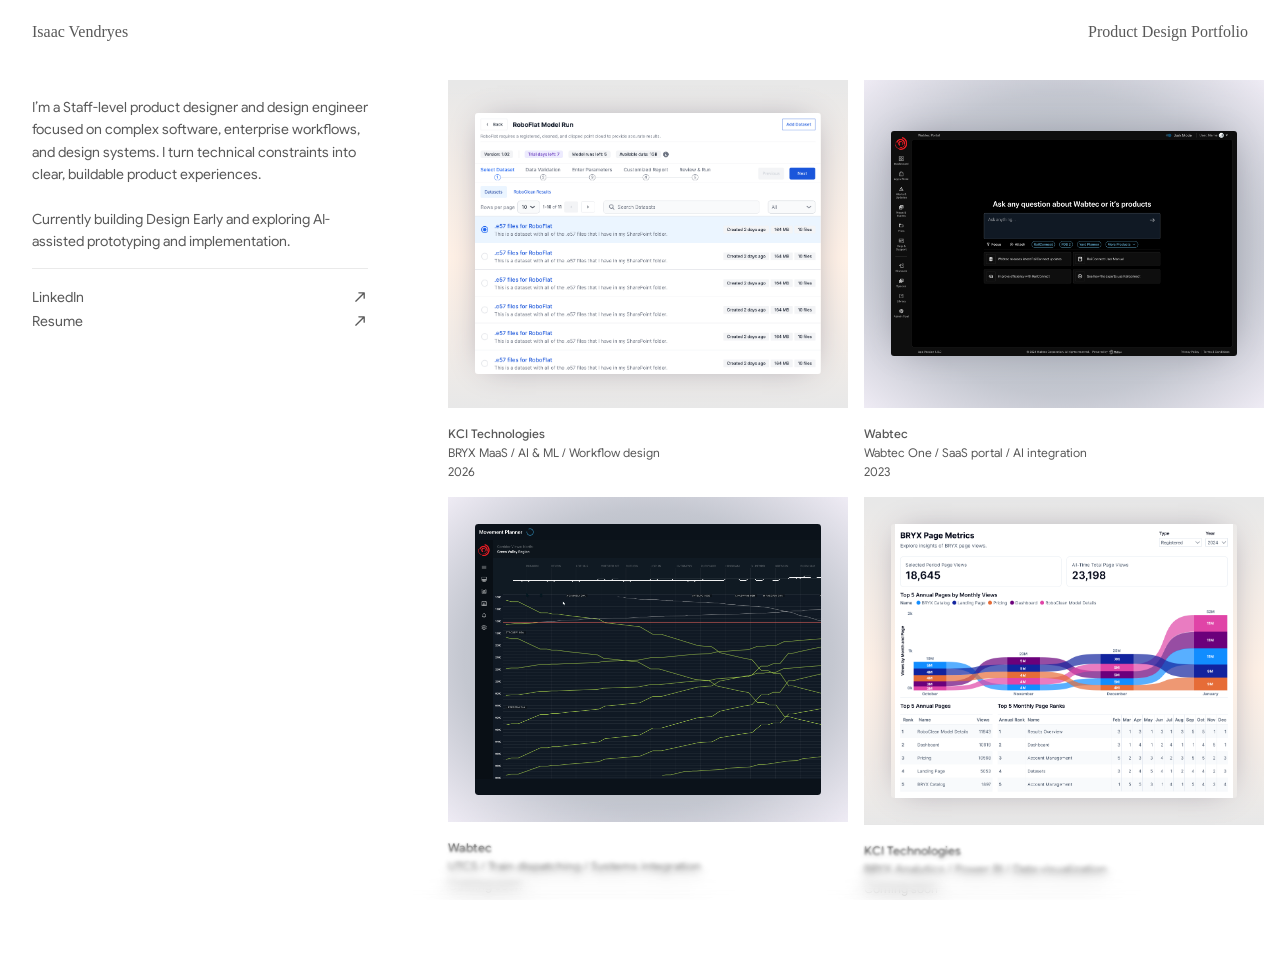
<file: index.html>
<!doctype html>
<html lang="en">
<head>
  <meta charset="utf-8">
  <meta name="viewport" content="width=device-width, initial-scale=1">
  <meta name="description" content="Isaac Vendryes — Staff-level product designer and design engineer. Complex software, enterprise workflows, and design systems.">
  <meta name="theme-color" content="#ffffff">
  <title>Product Design Portfolio — Isaac Vendryes</title>
  <link rel="stylesheet" href="styles.css">
  <script src="site.js" defer></script>
</head>
<body class="home">
  <a class="skip-link" href="#main">Skip to content</a>
  <header class="site-header">
<a href="index.html">Isaac Vendryes</a><span>Product Design Portfolio</span>
</header>
  <main id="main" class="home-layout">
<aside class="introduction">
<h1 class="sr-only">Isaac Vendryes — Product Design Portfolio</h1>
<div class="entrance">
<p>I’m a Staff-level product designer and design engineer focused on complex software, enterprise workflows, and design systems. I turn technical constraints into clear, buildable product experiences.</p>
<p>Currently building Design Early and exploring AI-assisted prototyping and implementation.</p>
</div>
<nav class="profile-links entrance" aria-label="Profile links">
<a href="https://www.linkedin.com/in/isaacvendryes" target="_blank" rel="noopener noreferrer">LinkedIn<img class="icon" src="icons/north-east.svg" width="16" height="16" alt="">
</a><span class="unavailable-link" aria-disabled="true" title="Résumé link will be added soon">Resume<img class="icon" src="icons/north-east.svg" width="16" height="16" alt=""></span>
</nav>
</aside>
<section class="project-grid" aria-label="Selected work">
<a class="project-card" href="bryx_maas_platform.html">
<div class="project-image warm "><img src="img/bryx_roboflat_workflow_hero.png" width="1998" height="1502" alt="BRYX MaaS / AI &amp; ML / Workflow design" decoding="async">
</div>
<div class="project-meta">
<h2>KCI Technologies</h2>
<p>BRYX MaaS / AI &amp; ML / Workflow design</p>
<p>2026</p>
</div>
</a>
<a class="project-card" href="wabtec_one_ai_integration.html">
<div class="project-image cool "><img src="img/wo_search_dark.png" width="2560" height="1664" alt="Wabtec One / SaaS portal / AI integration" decoding="async">
</div>
<div class="project-meta">
<h2>Wabtec</h2>
<p>Wabtec One / SaaS portal / AI integration</p>
<p>2023</p>
</div>
</a>
<article class="project-card">
<div class="project-image cool dispatch"><div class="dispatch-mask"><img src="img/mp%20-%20dispatch%20summary.png" width="3840" height="2160" alt="UTCS / Train dispatching / Systems integration" decoding="async"></div>
</div>
<div class="project-meta">
<h2>Wabtec</h2>
<p>UTCS / Train dispatching / Systems integration</p>
<p>Coming soon</p>
</div>
</article>
<article class="project-card">
<div class="project-image warm "><img src="img/bryx_analytics_hero.png" width="2050" height="1664" alt="BRYX Analytics / Power BI / Data visualization" decoding="async">
</div>
<div class="project-meta">
<h2>KCI Technologies</h2>
<p>BRYX Analytics / Power BI / Data visualization</p>
<p>Coming soon</p>
</div>
</article>
</section>
</main>
  <div class="edge-blur edge-blur--top" aria-hidden="true"><span style="--layer:0;--blur:0.1328125px;--start:0.0%;--middle:12.5%;--end:25.0%;--fade:37.5%"></span><span style="--layer:1;--blur:0.265625px;--start:12.5%;--middle:25.0%;--end:37.5%;--fade:50.0%"></span><span style="--layer:2;--blur:0.53125px;--start:25.0%;--middle:37.5%;--end:50.0%;--fade:62.5%"></span><span style="--layer:3;--blur:1.0625px;--start:37.5%;--middle:50.0%;--end:62.5%;--fade:75.0%"></span><span style="--layer:4;--blur:2.125px;--start:50.0%;--middle:62.5%;--end:75.0%;--fade:87.5%"></span><span style="--layer:5;--blur:4.25px;--start:62.5%;--middle:75.0%;--end:87.5%;--fade:100.0%"></span><span style="--layer:6;--blur:8.5px;--start:75.0%;--middle:87.5%;--end:100.0%;--fade:112.5%"></span><span style="--layer:7;--blur:17.0px;--start:87.5%;--middle:100.0%;--end:112.5%;--fade:125.0%"></span>
</div>
<div class="edge-blur edge-blur--bottom" aria-hidden="true"><span style="--layer:0;--blur:0.1328125px;--start:0.0%;--middle:12.5%;--end:25.0%;--fade:37.5%"></span><span style="--layer:1;--blur:0.265625px;--start:12.5%;--middle:25.0%;--end:37.5%;--fade:50.0%"></span><span style="--layer:2;--blur:0.53125px;--start:25.0%;--middle:37.5%;--end:50.0%;--fade:62.5%"></span><span style="--layer:3;--blur:1.0625px;--start:37.5%;--middle:50.0%;--end:62.5%;--fade:75.0%"></span><span style="--layer:4;--blur:2.125px;--start:50.0%;--middle:62.5%;--end:75.0%;--fade:87.5%"></span><span style="--layer:5;--blur:4.25px;--start:62.5%;--middle:75.0%;--end:87.5%;--fade:100.0%"></span><span style="--layer:6;--blur:8.5px;--start:75.0%;--middle:87.5%;--end:100.0%;--fade:112.5%"></span><span style="--layer:7;--blur:17.0px;--start:87.5%;--middle:100.0%;--end:112.5%;--fade:125.0%"></span>
</div>
  <dialog class="lightbox" aria-label="Enlarged project image">
<button class="lightbox-close" type="button" aria-label="Close image">Close <span aria-hidden="true">×</span>
</button><img alt="">
<p class="lightbox-caption">
</p>
</dialog>
</body>
</html>
</file>
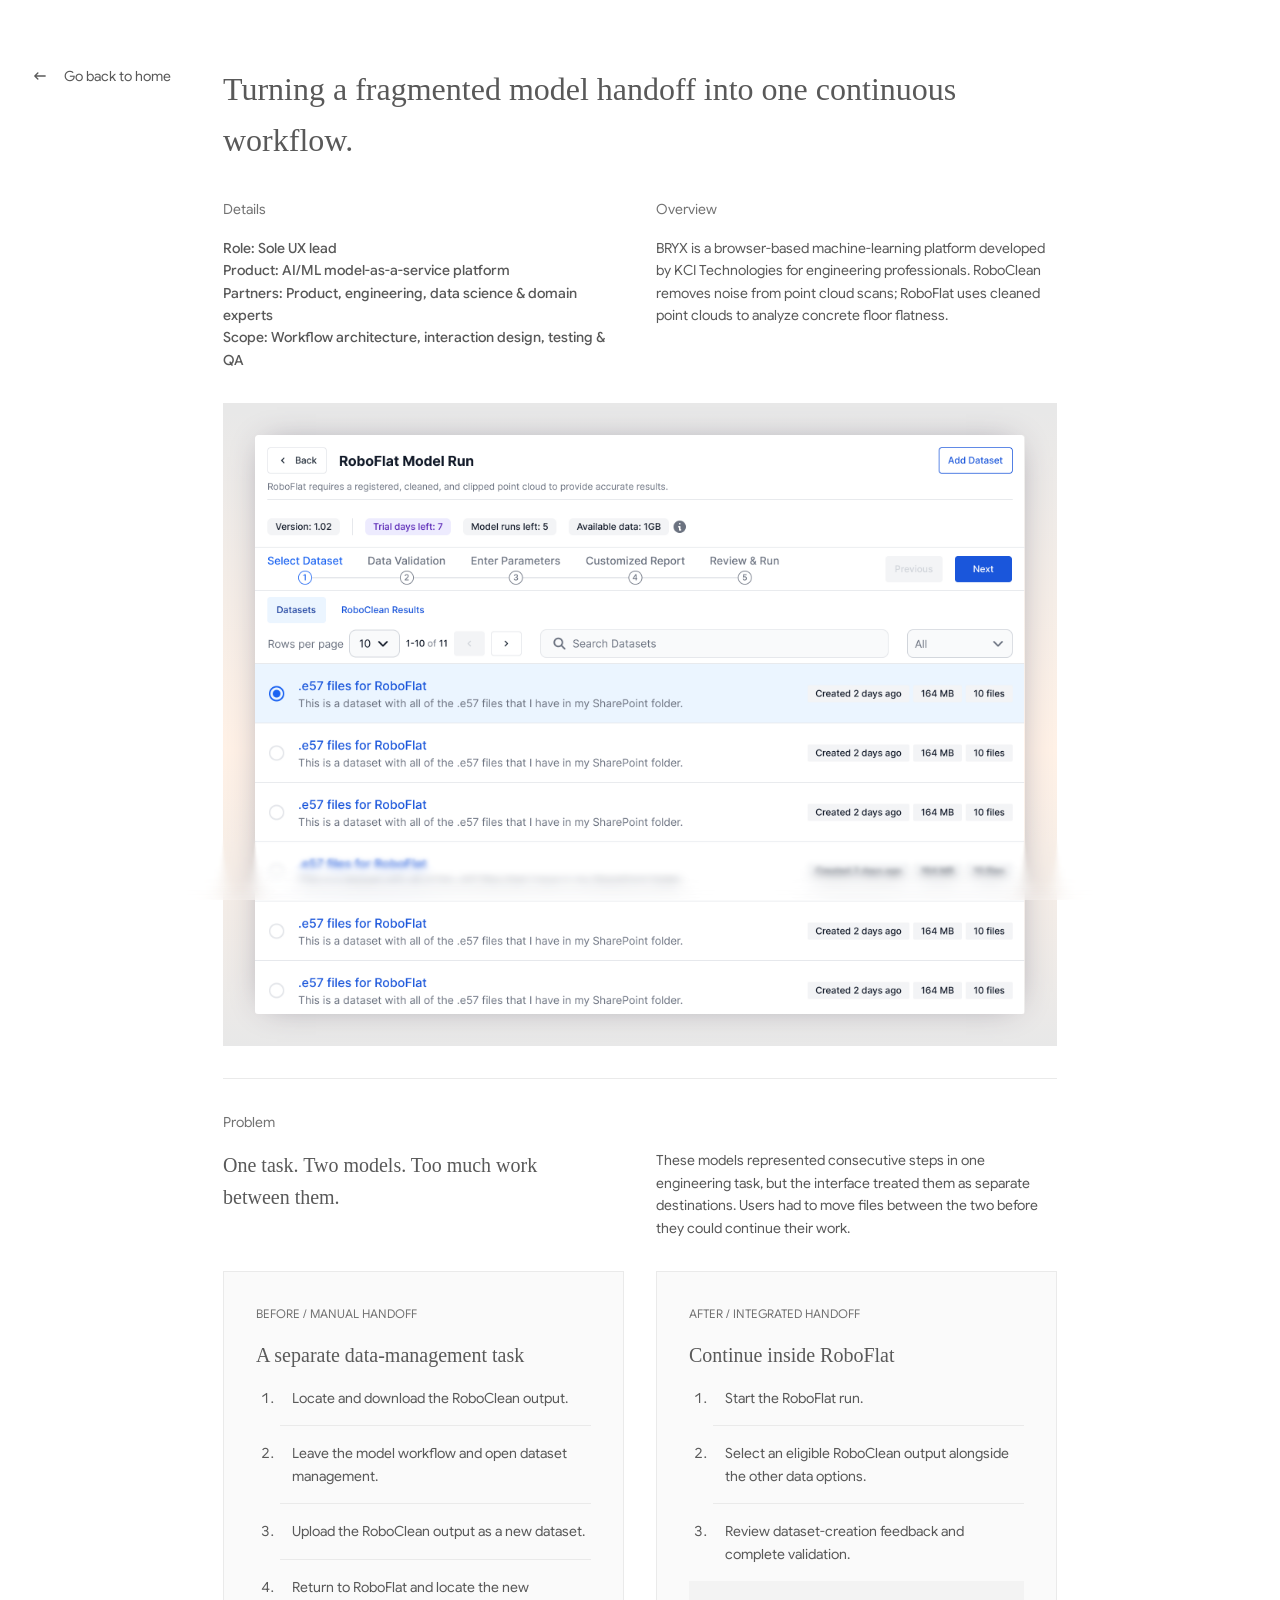
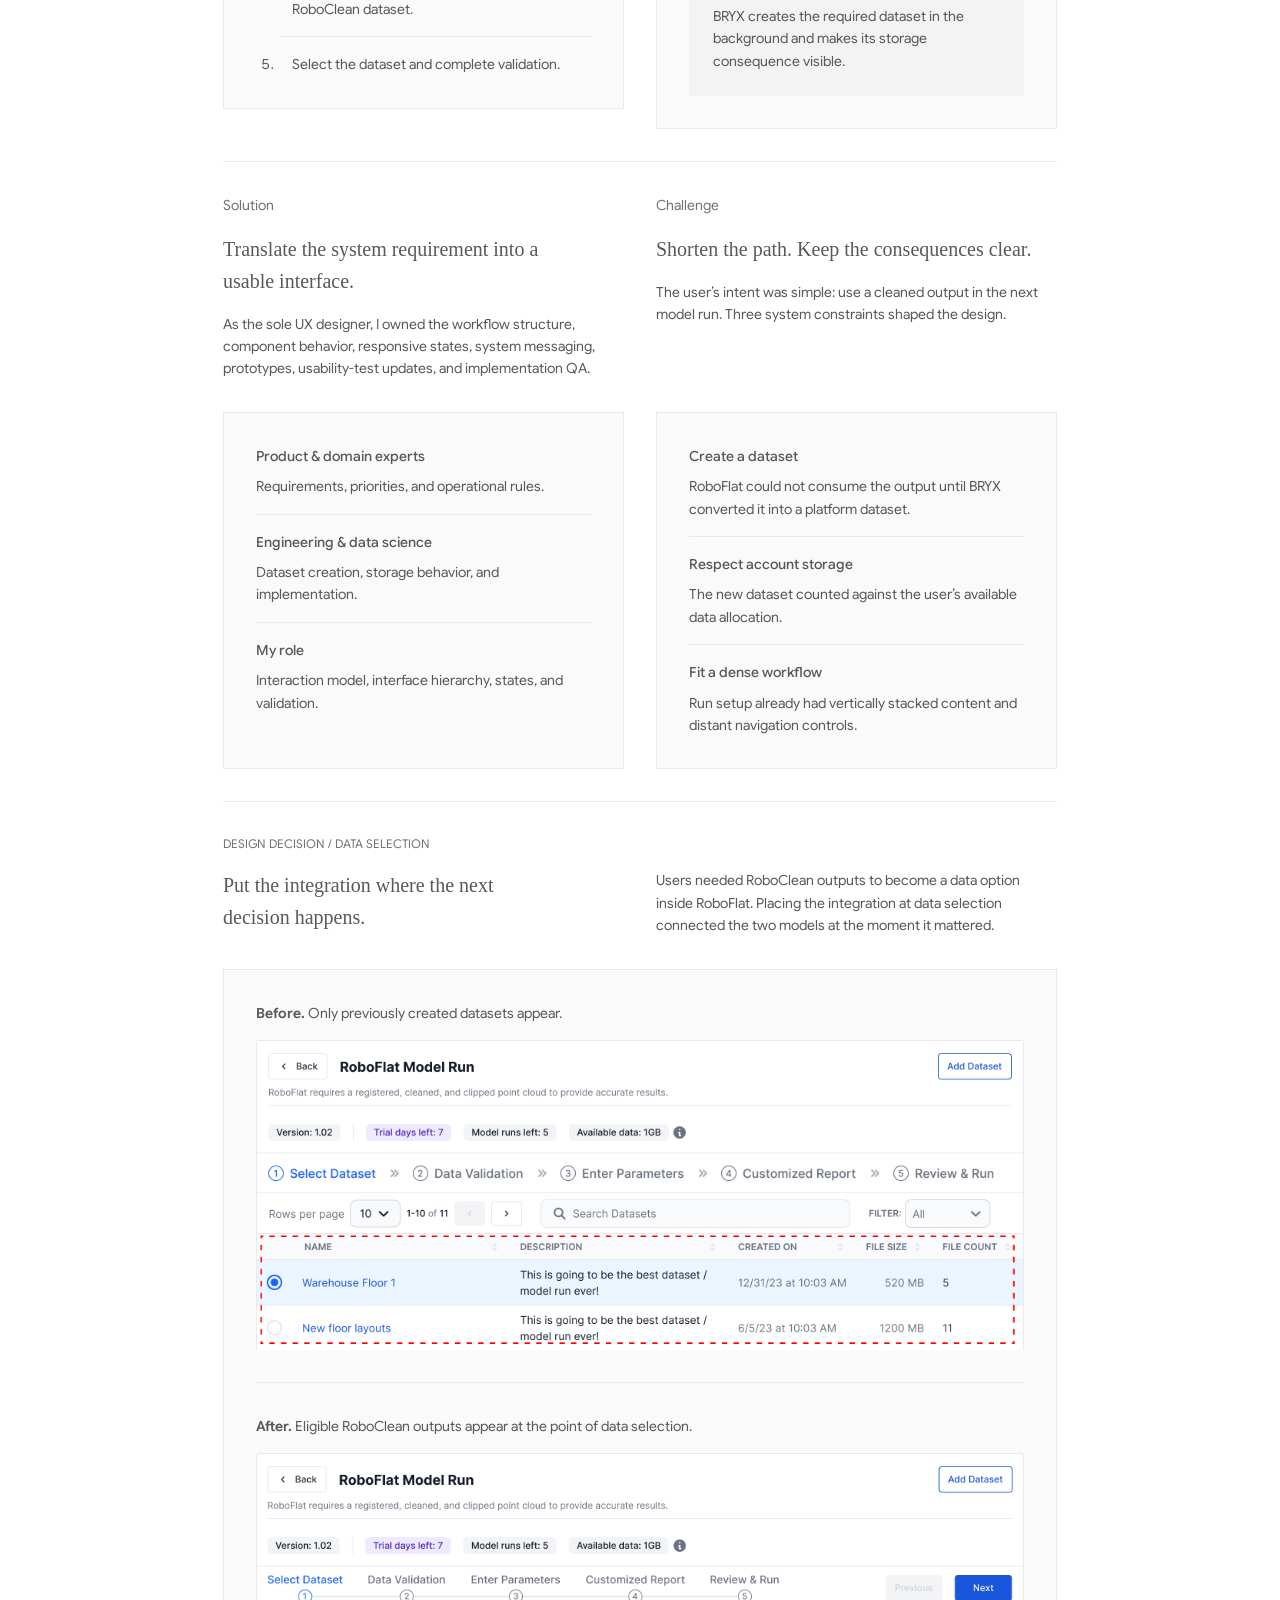
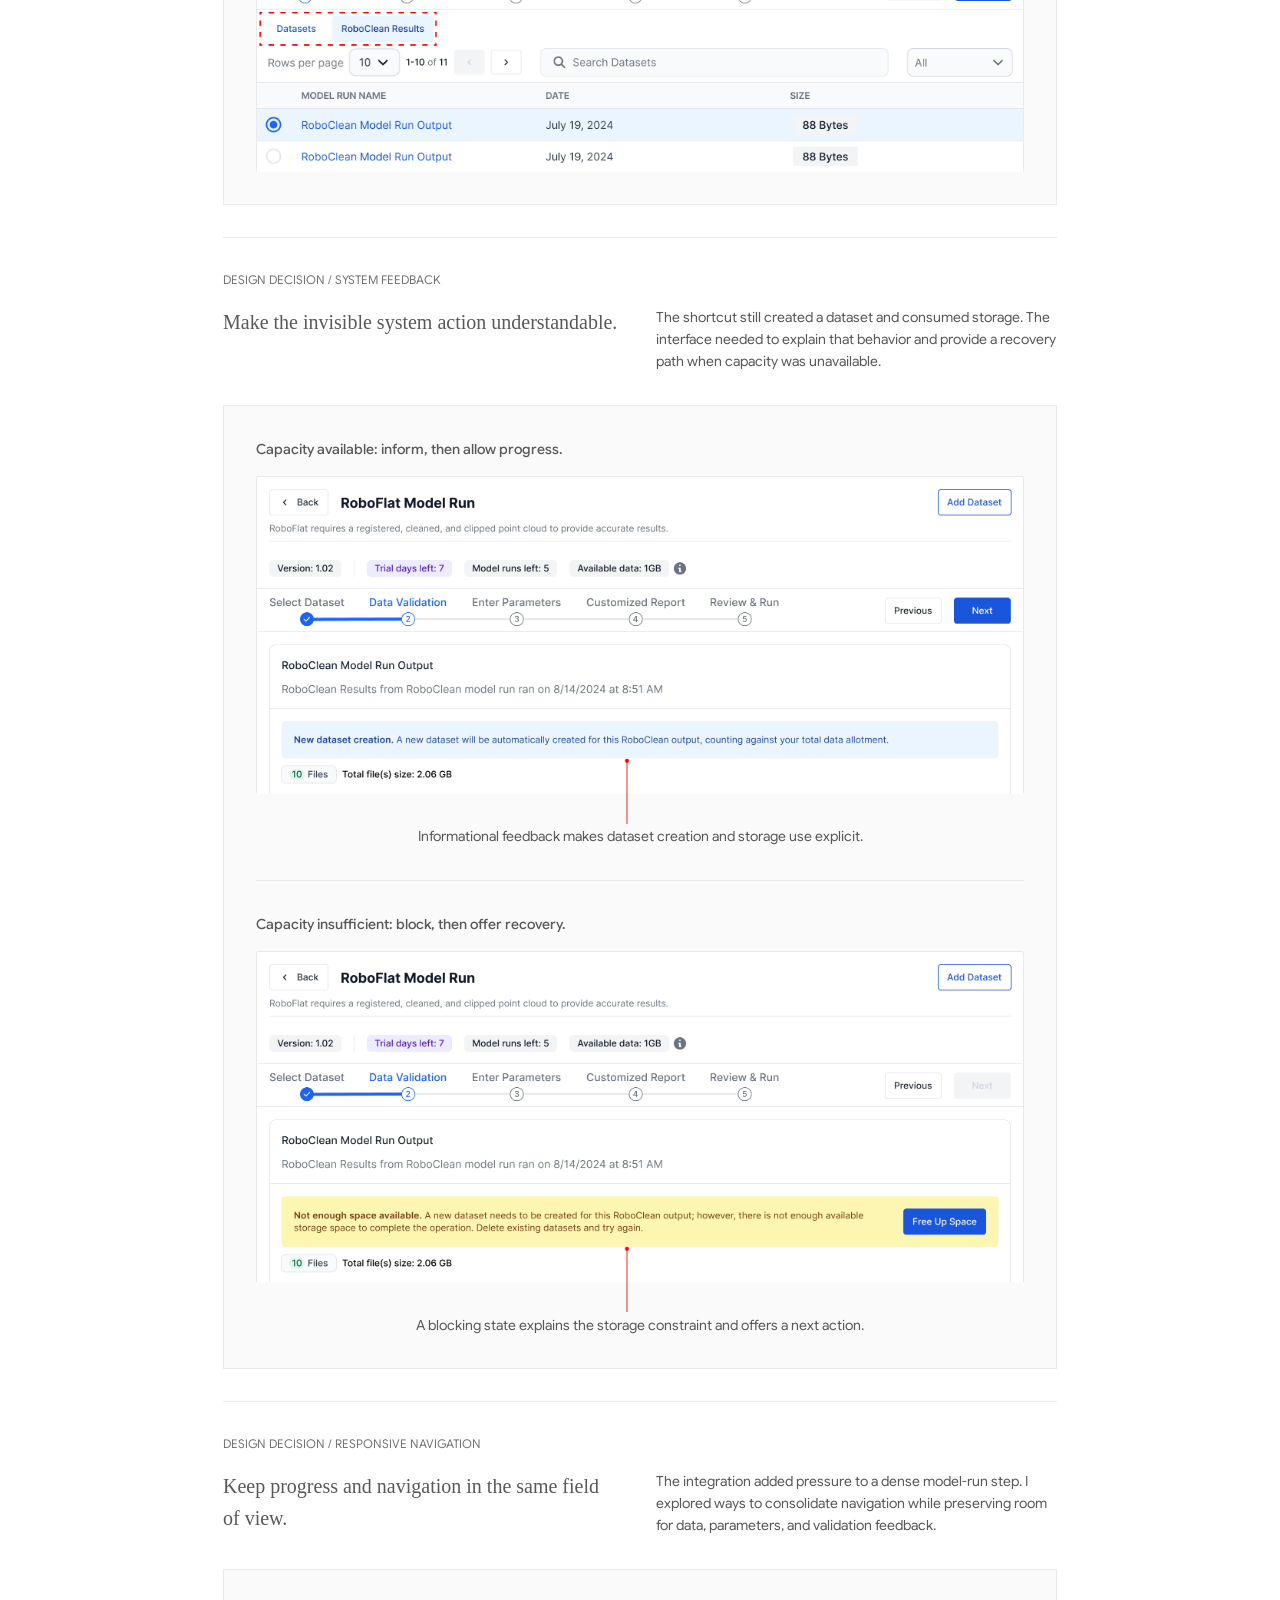
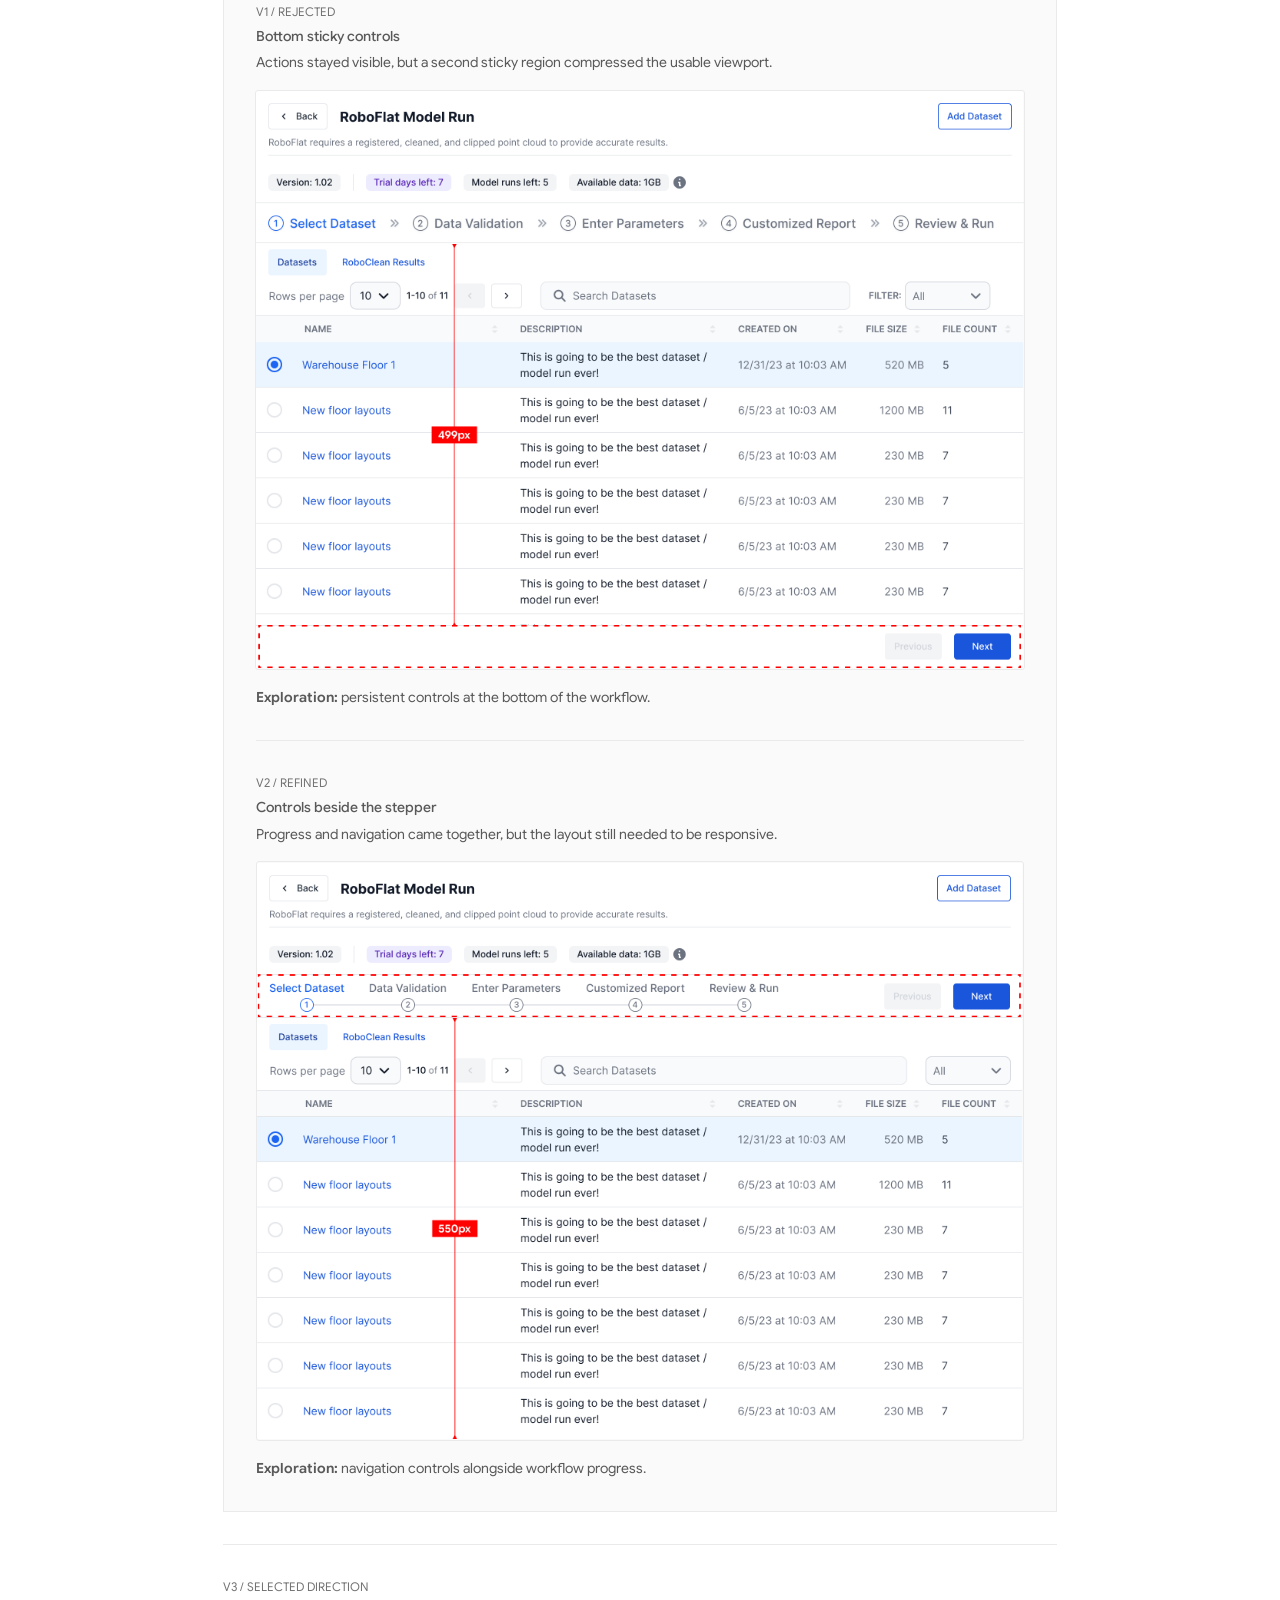
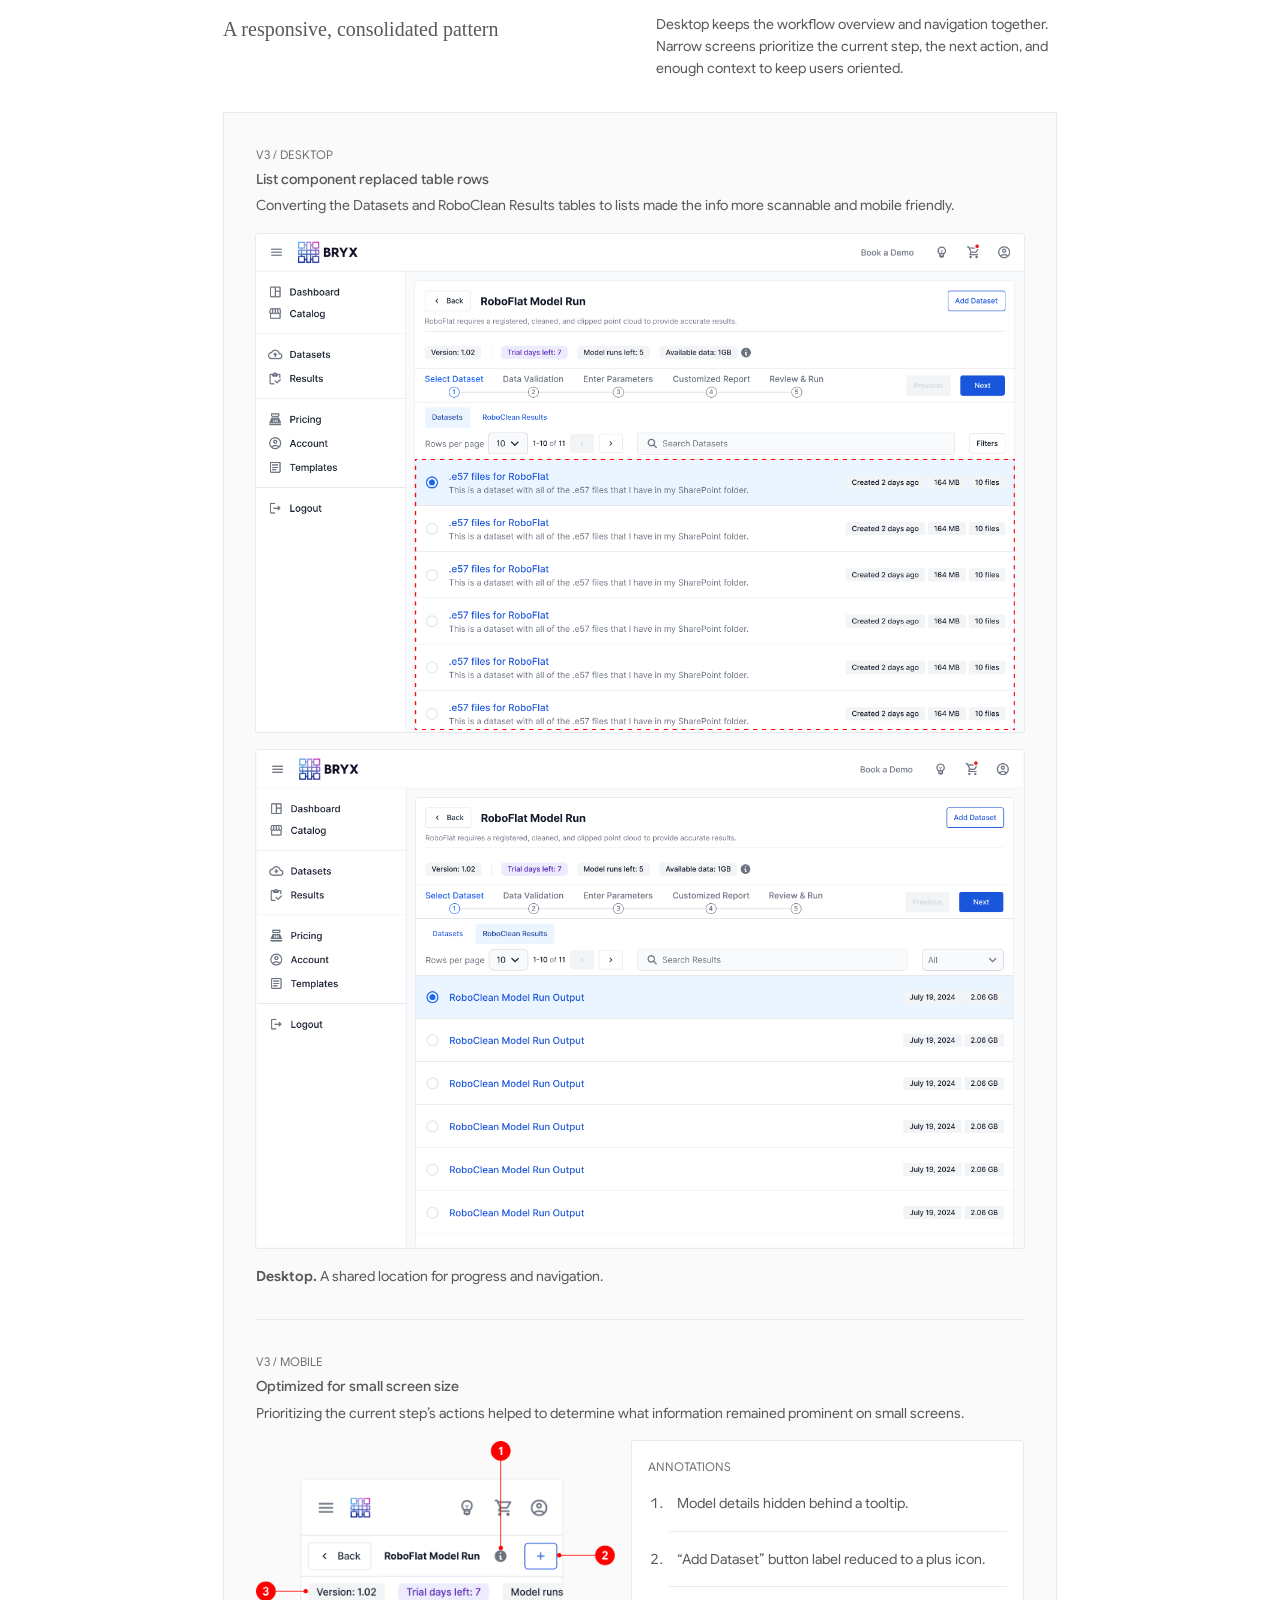
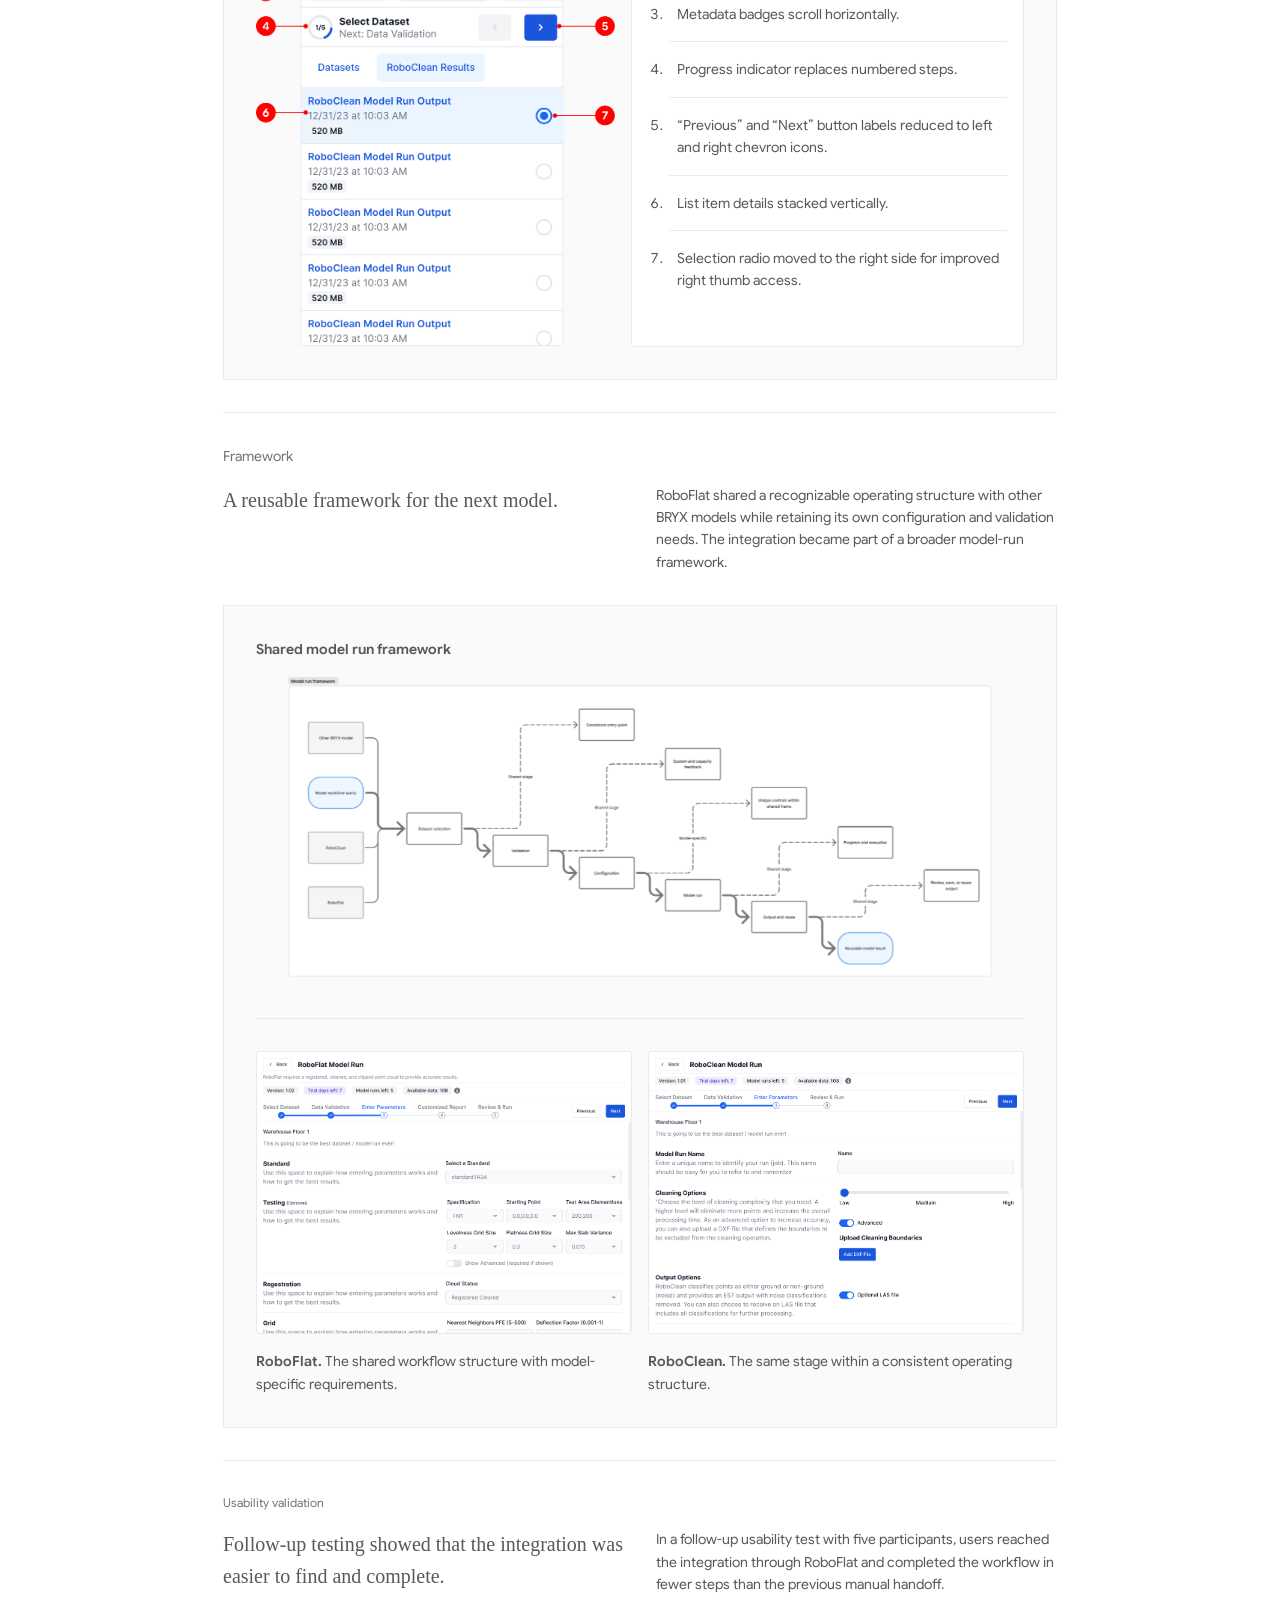
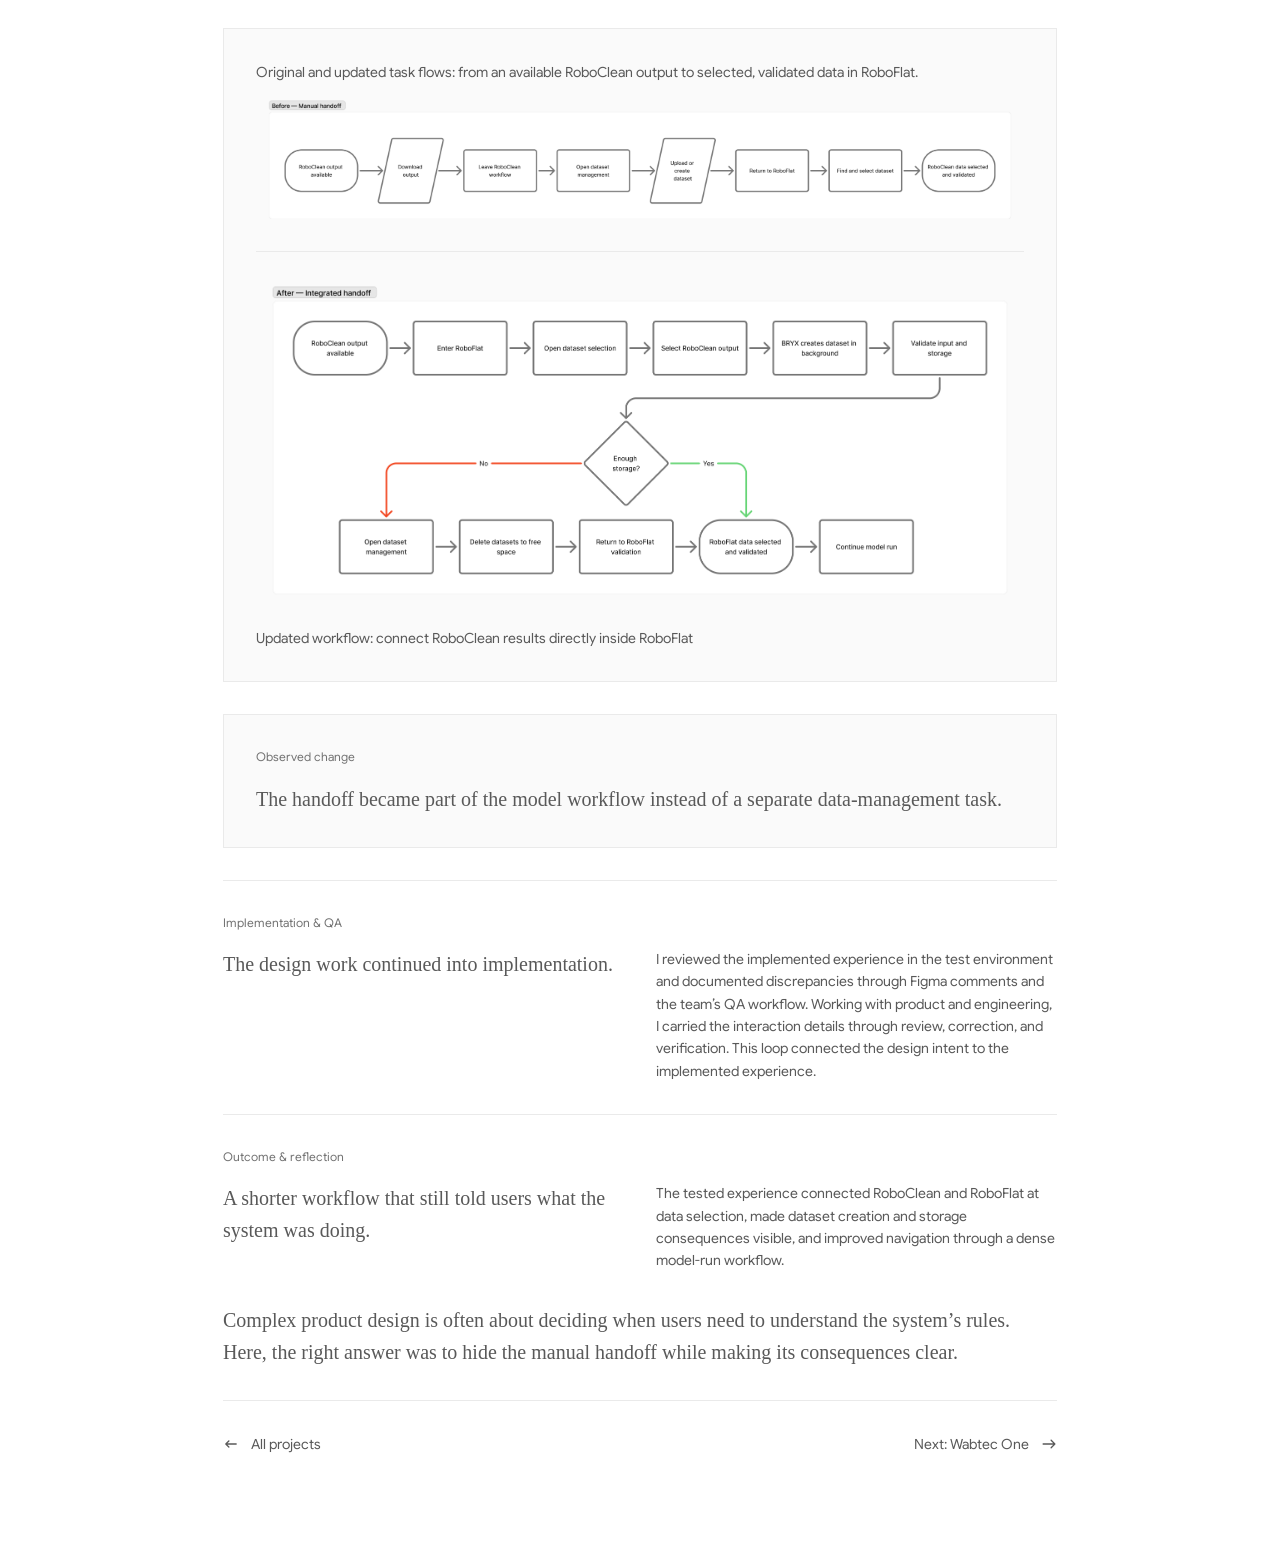
<file: bryx_maas_platform.html>
<!doctype html>
<html lang="en">
<head>
  <meta charset="utf-8">
  <meta name="viewport" content="width=device-width, initial-scale=1">
  <meta name="description" content="Isaac Vendryes — Staff-level product designer and design engineer. Complex software, enterprise workflows, and design systems.">
  <meta name="theme-color" content="#ffffff">
  <title>BRYX — AI &amp; ML workflow design — Isaac Vendryes</title>
  <link rel="stylesheet" href="styles.css">
  <link rel="stylesheet" href="bryx-media.css">
  <link rel="stylesheet" href="bryx-typography.css">
  <script src="site.js" defer></script>
</head>
<body class="case">
  <a class="skip-link" href="#main">Skip to content</a>
  <nav class="back-nav" aria-label="Home">
<a href="index.html"><img class="icon" src="icons/back.svg" width="16" height="16" alt="">Go back to home</a>
</nav>
  <main id="main" class="case-content">
<div class="case-intro entrance">
<h1>Turning a fragmented model handoff into one continuous workflow.</h1>
<div class="columns">
<div>
<p class="eyebrow">Details</p>
<p>Role: Sole UX lead<br>Product: AI/ML model-as-a-service platform<br>Partners: Product, engineering, data science &amp; domain experts<br>Scope: Workflow architecture, interaction design, testing &amp; QA</p>
</div>
<div>
<p class="eyebrow">Overview</p>
<p class="">BRYX is a browser-based machine-learning platform developed by KCI Technologies for engineering professionals. RoboClean removes noise from point cloud scans; RoboFlat uses cleaned point clouds to analyze concrete floor flatness.</p>
</div>
</div>
<figure class="figure warm">
<a class="image-link" href="img/bryx_roboflat_workflow_hero.png" data-lightbox aria-label="Enlarge RoboFlat model run with datasets and RoboClean results"><img src="img/bryx_roboflat_workflow_hero.png" width="1998" height="1502" alt="RoboFlat model run with datasets and RoboClean results" loading="eager" decoding="async">
</a>
</figure>
</div>
<section class="case-section">
<p class="eyebrow">Problem</p>
<div class="columns">
<div>
<h2>One task. Two models. Too much work between them.</h2>
</div>
<div>
<p class="">These models represented consecutive steps in one engineering task, but the interface treated them as separate destinations. Users had to move files between the two before they could continue their work.</p>
</div>
</div>
<div class="columns">
<div>
<div class="panel">
<p class="eyebrow">Before / Manual handoff</p>
<h3>A separate data-management task</h3>
<ol class="steps">
<li>Locate and download the RoboClean output.</li>
<li>Leave the model workflow and open dataset management.</li>
<li>Upload the RoboClean output as a new dataset.</li>
<li>Return to RoboFlat and locate the new RoboClean dataset.</li>
<li>Select the dataset and complete validation.</li>
</ol>
</div>
</div>
<div>
<div class="panel">
<p class="eyebrow">After / Integrated handoff</p>
<h3>Continue inside RoboFlat</h3>
<ol class="steps">
<li>Start the RoboFlat run.</li>
<li>Select an eligible RoboClean output alongside the other data options.</li>
<li>Review dataset-creation feedback and complete validation.</li>
</ol>
<p class="note">BRYX creates the required dataset in the background and makes its storage consequence visible.</p>
</div>
</div>
</div>
</section>
<section class="case-section">
<div class="columns">
<div>
<p class="eyebrow">Solution</p>
<h2>Translate the system requirement into a usable interface.</h2>
<p class="">As the sole UX designer, I owned the workflow structure, component behavior, responsive states, system messaging, prototypes, usability-test updates, and implementation QA.</p>
</div>
<div>
<p class="eyebrow">Challenge</p>
<h2>Shorten the path. Keep the consequences clear.</h2>
<p class="">The user’s intent was simple: use a cleaned output in the next model run. Three system constraints shaped the design.</p>
</div>
</div>
<div class="columns bryx-solution-panels">
<div>
<div class="panel">
<dl class="detail-list">
<div>
<dt>Product &amp; domain experts</dt>
<dd>Requirements, priorities, and operational rules.</dd>
</div>
<div>
<dt>Engineering &amp; data science</dt>
<dd>Dataset creation, storage behavior, and implementation.</dd>
</div>
<div>
<dt>My role</dt>
<dd>Interaction model, interface hierarchy, states, and validation.</dd>
</div>
</dl>
</div>
</div>
<div>
<div class="panel">
<dl class="detail-list">
<div>
<dt>Create a dataset</dt>
<dd>RoboFlat could not consume the output until BRYX converted it into a platform dataset.</dd>
</div>
<div>
<dt>Respect account storage</dt>
<dd>The new dataset counted against the user’s available data allocation.</dd>
</div>
<div>
<dt>Fit a dense workflow</dt>
<dd>Run setup already had vertically stacked content and distant navigation controls.</dd>
</div>
</dl>
</div>
</div>
</div>
</section>
<section class="case-section">
<p class="eyebrow bryx-decision-label">Design decision / Data selection</p>
<div class="columns">
<div>
<h2>Put the integration where the next decision happens.</h2>
</div>
<div>
<p class="">Users needed RoboClean outputs to become a data option inside RoboFlat. Placing the integration at data selection connected the two models at the moment it mattered.</p>
</div>
</div>
<div class="bryx-data-selection-media">
<figure class="figure">
<figcaption><strong>Before.</strong> Only previously created datasets appear.</figcaption>
<a class="image-link" href="img/bryx_data_selection_before.png" data-lightbox aria-label="Enlarge Before. Only previously created datasets appear."><img src="img/bryx_data_selection_before.png" width="1998" height="804" alt="Before. Only previously created datasets appear." loading="lazy" decoding="async">
</a>
</figure>
<div class="bryx-data-selection-divider" aria-hidden="true"></div>
<figure class="figure">
<figcaption><strong>After.</strong> Eligible RoboClean outputs appear at the point of data selection.</figcaption>
<a class="image-link" href="img/bryx_data_selection_after.png" data-lightbox aria-label="Enlarge After. Eligible RoboClean outputs appear at the point of data selection."><img src="img/bryx_data_selection_after.png" width="1998" height="826" alt="After. Eligible RoboClean outputs appear at the point of data selection." loading="lazy" decoding="async">
</a>
</figure>
</div>
</section>
<section class="case-section">
<p class="eyebrow bryx-decision-label">Design decision / System feedback</p>
<div class="columns">
<div>
<h2>Make the invisible system action understandable.</h2>
</div>
<div>
<p class="">The shortcut still created a dataset and consumed storage. The interface needed to explain that behavior and provide a recovery path when capacity was unavailable.</p>
</div>
</div>
<div class="bryx-editorial-media bryx-feedback-media">
<div class="bryx-media-state">
<h3>Capacity available: inform, then allow progress.</h3>
<figure class="figure ">
<a class="image-link" href="img/bryx_validation_dataset_creation.png" data-lightbox aria-label="Enlarge Informational feedback makes dataset creation and storage use explicit."><img src="img/bryx_validation_dataset_creation.png" width="1996" height="903" alt="Informational feedback makes dataset creation and storage use explicit." loading="lazy" decoding="async">
</a>
<figcaption>Informational feedback makes dataset creation and storage use explicit.</figcaption>
</figure>
</div>
<div class="bryx-editorial-divider" aria-hidden="true"></div>
<div class="bryx-media-state">
<h3>Capacity insufficient: block, then offer recovery.</h3>
<figure class="figure ">
<a class="image-link" href="img/bryx_validation_insufficient_storage.png" data-lightbox aria-label="Enlarge A blocking state explains the storage constraint and offers a next action."><img src="img/bryx_validation_insufficient_storage.png" width="1996" height="937" alt="A blocking state explains the storage constraint and offers a next action." loading="lazy" decoding="async">
</a>
<figcaption>A blocking state explains the storage constraint and offers a next action.</figcaption>
</figure>
</div>
</div>
</section>
<section class="case-section">
<p class="eyebrow bryx-decision-label">Design decision / Responsive navigation</p>
<div class="columns">
<div>
<h2>Keep progress and navigation in the same field of view.</h2>
</div>
<div>
<p class="">The integration added pressure to a dense model-run step. I explored ways to consolidate navigation while preserving room for data, parameters, and validation feedback.</p>
</div>
</div>
<div class="bryx-editorial-media bryx-navigation-media">
<div class="bryx-media-state">
<div class="bryx-media-heading">
<p class="eyebrow">V1 / Rejected</p>
<div class="columns">
<div>
<h3>Bottom sticky controls</h3>
</div>
<div>
<p class="">Actions stayed visible, but a second sticky region compressed the usable viewport.</p>
</div>
</div>
</div>
<figure class="figure ">
<a class="image-link" href="img/bryx_navigation_v1_sticky_controls.png" data-lightbox aria-label="Enlarge Exploration: persistent controls at the bottom of the workflow."><img src="img/bryx_navigation_v1_sticky_controls.png" width="1998" height="1502" alt="Exploration: persistent controls at the bottom of the workflow." loading="lazy" decoding="async">
</a>
<figcaption><strong>Exploration:</strong> persistent controls at the bottom of the workflow.</figcaption>
</figure>
</div>
<div class="bryx-editorial-divider" aria-hidden="true"></div>
<div class="bryx-media-state">
<div class="bryx-media-heading">
<p class="eyebrow">V2 / Refined</p>
<div class="columns">
<div>
<h3>Controls beside the stepper</h3>
</div>
<div>
<p class="">Progress and navigation came together, but the layout still needed to be responsive.</p>
</div>
</div>
</div>
<figure class="figure ">
<a class="image-link" href="img/bryx_navigation_v2_stepper_controls.png" data-lightbox aria-label="Enlarge Exploration: navigation controls alongside workflow progress."><img src="img/bryx_navigation_v2_stepper_controls.png" width="1998" height="1502" alt="Exploration: navigation controls alongside workflow progress." loading="lazy" decoding="async">
</a>
<figcaption><strong>Exploration:</strong> navigation controls alongside workflow progress.</figcaption>
</figure>
</div>
</div>
</section>
<section class="case-section">
<p class="eyebrow bryx-decision-label">V3 / Selected direction</p>
<div class="columns">
<div>
<h2>A responsive, consolidated pattern</h2>
</div>
<div>
<p class="">Desktop keeps the workflow overview and navigation together. Narrow screens prioritize the current step, the next action, and enough context to keep users oriented.</p>
</div>
</div>
<div class="bryx-editorial-media bryx-selected-media">
<div class="bryx-media-state">
<div class="bryx-media-heading">
<p class="eyebrow">V3 / Desktop</p>
<div class="columns">
<div>
<h3>List component replaced table rows</h3>
</div>
<div>
<p class="">Converting the Datasets and RoboClean Results tables to lists made the info more scannable and mobile friendly.</p>
</div>
</div>
</div>
<figure class="figure bryx-selected-desktop">
<a class="image-link" href="img/bryx_navigation_v3_datasets_desktop.png" data-lightbox aria-label="Enlarge RoboFlat datasets in the selected desktop workflow"><img src="img/bryx_navigation_v3_datasets_desktop.png" width="2558" height="1662" alt="RoboFlat datasets in the selected desktop workflow" loading="lazy" decoding="async"></a>
<a class="image-link" href="img/bryx_navigation_v3_desktop.png" data-lightbox aria-label="Enlarge Desktop. A shared location for progress and navigation."><img src="img/bryx_navigation_v3_desktop.png" width="2560" height="1664" alt="Desktop. A shared location for progress and navigation." loading="lazy" decoding="async">
</a>
<figcaption><strong>Desktop.</strong> A shared location for progress and navigation.</figcaption>
</figure>
</div>
<div class="bryx-editorial-divider" aria-hidden="true"></div>
<div class="bryx-media-state">
<div class="bryx-media-heading">
<p class="eyebrow">V3 / mobile</p>
<div class="columns">
<div>
<h3>Optimized for small screen size</h3>
</div>
<div>
<p class="">Prioritizing the current step’s actions helped to determine what information remained prominent on small screens.</p>
</div>
</div>
</div>
<div class="columns bryx-mobile-comparison">
<div>
<figure class="figure ">
<a class="image-link" href="img/bryx_navigation_v3_mobile.png" data-lightbox aria-label="Enlarge Annotated mobile RoboFlat workflow with compact navigation and stacked dataset details"><img src="img/bryx_navigation_v3_mobile.png" width="876" height="1233" alt="Annotated mobile RoboFlat workflow with compact navigation and stacked dataset details" loading="lazy" decoding="async">
</a>
</figure>
</div>
<div>
<h3>Annotations</h3>
<ol class="steps">
<li>Model details hidden behind a tooltip.</li>
<li>“Add Dataset” button label reduced to a plus icon.</li>
<li>Metadata badges scroll horizontally.</li>
<li>Progress indicator replaces numbered steps.</li>
<li>“Previous” and “Next” button labels reduced to left and right chevron icons.</li>
<li>List item details stacked vertically.</li>
<li>Selection radio moved to the right side for improved right thumb access.</li>
</ol>
</div>
</div>
</div>
</div>
</section>
<section class="case-section">
<p class="eyebrow">Framework</p>
<div class="columns">
<div>
<h2>A reusable framework for the next model.</h2>
</div>
<div>
<p class="">RoboFlat shared a recognizable operating structure with other BRYX models while retaining its own configuration and validation needs. The integration became part of a broader model-run framework.</p>
</div>
</div>
<div class="bryx-editorial-media bryx-framework-media">
<figure class="figure bryx-framework-diagram">
<figcaption>Shared model run framework</figcaption>
<p id="bryx-framework-description" hidden>RoboClean, RoboFlat, and other BRYX models connect to a common model-run sequence. From the start of a model workflow, the stages are Dataset selection, Validation, Configuration, Model run, and Output and reuse, ending in a Reusable model result. Dashed callouts identify the shared stages: Dataset selection provides a consistent entry point; Validation provides system and capacity feedback; Model run provides progress and execution; and Output and reuse supports reviewing, saving, or reusing output. Configuration is marked model-specific, with unique controls within the shared frame.</p>
<a class="image-link" href="img/bryx_shared_framework_diagram.png" data-lightbox aria-label="Enlarge Shared model run framework"><img src="img/bryx_shared_framework_diagram.png" width="4096" height="1758" alt="Shared model run framework" aria-describedby="bryx-framework-description" loading="lazy" decoding="async">
</a>
</figure>
<div class="bryx-editorial-divider" aria-hidden="true"></div>
<div class="columns bryx-framework-examples">
<div>
<figure class="figure ">
<a class="image-link" href="img/roboflat_enter_params.png" data-lightbox aria-label="Enlarge RoboFlat. The shared workflow structure with model-specific requirements."><img src="img/roboflat_enter_params.png" width="1996" height="1502" alt="RoboFlat. The shared workflow structure with model-specific requirements." loading="lazy" decoding="async">
</a>
<figcaption><strong>RoboFlat.</strong> The shared workflow structure with model-specific requirements.</figcaption>
</figure>
</div>
<div>
<figure class="figure ">
<a class="image-link" href="img/roboclean_enter_params.png" data-lightbox aria-label="Enlarge RoboClean. The same stage within a consistent operating structure."><img src="img/roboclean_enter_params.png" width="1998" height="1502" alt="RoboClean. The same stage within a consistent operating structure." loading="lazy" decoding="async">
</a>
<figcaption><strong>RoboClean.</strong> The same stage within a consistent operating structure.</figcaption>
</figure>
</div>
</div>
</div>
</section>
<section class="case-section">
<p class="eyebrow bryx-section-label">Usability validation</p>
<div class="columns">
<div>
<h2>Follow-up testing showed that the integration was easier to find and complete.</h2>
</div>
<div>
<p class="">In a follow-up usability test with five participants, users reached the integration through RoboFlat and completed the workflow in fewer steps than the previous manual handoff.</p>
</div>
</div>
<div class="bryx-editorial-media bryx-flows-media">
<figure class="figure bryx-original-flow">
<figcaption>Original and updated task flows: from an available RoboClean output to selected, validated data in RoboFlat.</figcaption>
<a class="image-link" href="img/bryx_original_task_flow.png" data-lightbox aria-label="Enlarge Original and updated task flows: from an available RoboClean output to selected, validated data in RoboFlat."><img src="img/bryx_original_task_flow.png" width="4096" height="711" alt="Original and updated task flows: from an available RoboClean output to selected, validated data in RoboFlat." loading="lazy" decoding="async">
</a>
</figure>
<div class="bryx-editorial-divider" aria-hidden="true"></div>
<figure class="figure bryx-updated-flow">
<a class="image-link" href="img/bryx_updated_task_flow.png" data-lightbox aria-label="Enlarge Updated workflow: connect RoboClean results directly inside RoboFlat"><img src="img/bryx_updated_task_flow.png" width="3690" height="1572" alt="Updated workflow: connect RoboClean results directly inside RoboFlat" loading="lazy" decoding="async">
</a>
<figcaption>Updated workflow: connect RoboClean results directly inside RoboFlat</figcaption>
</figure>
</div>
<div class="panel">
<p class="eyebrow bryx-observed-label">Observed change</p>
<p class="bryx-reflection">The handoff became part of the model workflow instead of a separate data-management task.</p>
</div>
</section>
<section class="case-section">
<p class="eyebrow bryx-section-label">Implementation &amp; QA</p>
<div class="columns">
<div>
<h2>The design work continued into implementation.</h2>
</div>
<div>
<p class="">I reviewed the implemented experience in the test environment and documented discrepancies through Figma comments and the team’s QA workflow.  Working with product and engineering, I carried the interaction details through review, correction, and verification. This loop connected the design intent to the implemented experience.</p>
</div>
</div>
</section>
<section class="case-section">
<p class="eyebrow bryx-section-label">Outcome &amp; reflection</p>
<div class="columns">
<div>
<h2>A shorter workflow that still told users what the system was doing.</h2>
</div>
<div>
<p class="">The tested experience connected RoboClean and RoboFlat at data selection, made dataset creation and storage consequences visible, and improved navigation through a dense model-run workflow.</p>
</div>
</div>
<p class="bryx-reflection">Complex product design is often about deciding when users need to understand the system’s rules. Here, the right answer was to hide the manual handoff while making its consequences clear.</p>
</section>
<footer class="case-footer">
<a href="index.html"><img class="icon" src="icons/back.svg" width="16" height="16" alt="">All projects</a>
<a href="wabtec_one_ai_integration.html">Next: Wabtec One<img class="icon" src="icons/east.svg" width="16" height="16" alt="">
</a>
</footer>
</main>
  <div class="edge-blur edge-blur--top" aria-hidden="true"><span style="--layer:0;--blur:0.1328125px;--start:0.0%;--middle:12.5%;--end:25.0%;--fade:37.5%"></span><span style="--layer:1;--blur:0.265625px;--start:12.5%;--middle:25.0%;--end:37.5%;--fade:50.0%"></span><span style="--layer:2;--blur:0.53125px;--start:25.0%;--middle:37.5%;--end:50.0%;--fade:62.5%"></span><span style="--layer:3;--blur:1.0625px;--start:37.5%;--middle:50.0%;--end:62.5%;--fade:75.0%"></span><span style="--layer:4;--blur:2.125px;--start:50.0%;--middle:62.5%;--end:75.0%;--fade:87.5%"></span><span style="--layer:5;--blur:4.25px;--start:62.5%;--middle:75.0%;--end:87.5%;--fade:100.0%"></span><span style="--layer:6;--blur:8.5px;--start:75.0%;--middle:87.5%;--end:100.0%;--fade:112.5%"></span><span style="--layer:7;--blur:17.0px;--start:87.5%;--middle:100.0%;--end:112.5%;--fade:125.0%"></span>
</div>
<div class="edge-blur edge-blur--bottom" aria-hidden="true"><span style="--layer:0;--blur:0.1328125px;--start:0.0%;--middle:12.5%;--end:25.0%;--fade:37.5%"></span><span style="--layer:1;--blur:0.265625px;--start:12.5%;--middle:25.0%;--end:37.5%;--fade:50.0%"></span><span style="--layer:2;--blur:0.53125px;--start:25.0%;--middle:37.5%;--end:50.0%;--fade:62.5%"></span><span style="--layer:3;--blur:1.0625px;--start:37.5%;--middle:50.0%;--end:62.5%;--fade:75.0%"></span><span style="--layer:4;--blur:2.125px;--start:50.0%;--middle:62.5%;--end:75.0%;--fade:87.5%"></span><span style="--layer:5;--blur:4.25px;--start:62.5%;--middle:75.0%;--end:87.5%;--fade:100.0%"></span><span style="--layer:6;--blur:8.5px;--start:75.0%;--middle:87.5%;--end:100.0%;--fade:112.5%"></span><span style="--layer:7;--blur:17.0px;--start:87.5%;--middle:100.0%;--end:112.5%;--fade:125.0%"></span>
</div>
  <dialog class="lightbox" aria-label="Enlarged project image">
<button class="lightbox-close" type="button" aria-label="Close image">Close <span aria-hidden="true">×</span>
</button><img alt="">
<p class="lightbox-caption">
</p>
</dialog>
</body>
</html>
</file>
<file: styles.css>
@font-face {
  font-family: "Google Sans Flex";
  src: url("fonts/google-sans-flex-400.ttf") format("truetype");
  font-style: normal;
  font-weight: 400;
  font-display: swap;
}
@font-face {
  font-family: "Google Sans Flex";
  src: url("fonts/google-sans-flex-500.ttf") format("truetype");
  font-style: normal;
  font-weight: 500;
  font-display: swap;
}
/* Use the installed New York face, including its macOS optical-size names. */
@font-face {
  font-family: "Portfolio New York";
  src: local("New York"), local("NewYork-Regular"), local("NewYorkMedium-Regular"), local("New York Medium");
  font-style: normal;
  font-weight: 400;
}
@font-face {
  font-family: "Portfolio New York";
  src: local("NewYork-Medium"), local("NewYorkMedium-Medium"), local("New York Medium Medium");
  font-style: normal;
  font-weight: 500;
}
:root {
  color-scheme: light;
  --font-sans: "Google Sans Flex", Arial, sans-serif;
  --font-serif: "Portfolio New York", "New York", ui-serif, Georgia, serif;
  --text: #595959;
  --muted: #767676;
  --line: #eaeaea;
  --paper: #fff;
  --panel: #fafafa;
  --reading-width: 834px;
  --gutter: 32px;
  --edge-height: 100px;
  --ease: cubic-bezier(.12,.23,.5,1);
}
* { box-sizing: border-box; }
html { scroll-padding-block: 100px; }
body { margin: 0; background: var(--paper); color: var(--text); font: 400 14px/1.6 var(--font-sans); -webkit-font-smoothing: antialiased; }
a { color: inherit; text-decoration: none; }
a, button { -webkit-tap-highlight-color: transparent; }
button { color: inherit; font: inherit; }
a:focus-visible, button:focus-visible, [tabindex]:focus-visible { outline: 2px solid #526782; outline-offset: 5px; }
p, h1, h2, h3, figure { margin: 0; }
h1, h2, h3 { font-family: var(--font-serif); font-weight: 400; }
h1 { font-size: 32px; line-height: 1.6; text-wrap: pretty; }
h2, h3 { font-size: 20px; line-height: 1.6; text-wrap: pretty; }
img { display: block; max-width: 100%; height: auto; }
.icon { display: inline-block; flex: 0 0 16px; width: 16px; height: 16px; }
.sr-only { position: absolute; width: 1px; height: 1px; padding: 0; margin: -1px; overflow: hidden; clip-path: inset(50%); white-space: nowrap; border: 0; }
.skip-link { position: fixed; top: 8px; left: 8px; z-index: 100; padding: 8px 16px; background: #fff; transform: translateY(-160%); }
.skip-link:focus { transform: translateY(0); }

/* Landing page: 400px introduction + 32px gap at the 1440px design size. */
.site-header { position: fixed; inset: 0 0 auto; height: 64px; padding: 16px 32px; display: flex; align-items: center; justify-content: space-between; gap: 16px; z-index: 20; font: 500 16px/1 var(--font-serif); }
.site-header a { flex-shrink: 0; }
.site-header span { text-align: right; }
.site-header a:hover { color: #222; }
.home-layout { display: grid; grid-template-columns: minmax(280px, 400px) minmax(0, 1fr); gap: 32px; max-width: 1920px; margin: 0 auto; padding-top: 64px; padding-bottom: 64px; }
.introduction { position: sticky; top: 64px; align-self: start; padding: 32px; }
.introduction p + p { margin-top: 22px; }
.profile-links { border-top: 1px solid var(--line); margin-top: 16px; padding-top: 16px; }
.profile-links a, .unavailable-link { display: flex; align-items: center; justify-content: space-between; min-height: 24px; }
.profile-links a:hover { color: #222; }
.profile-links a .icon { transition: transform .2s ease; }
.profile-links a:hover .icon { transform: translate(2px,-2px); }
.unavailable-link { cursor: default; }
.project-grid { display: grid; grid-template-columns: repeat(2,minmax(0,1fr)); gap: 16px; align-content: start; padding: 16px; }
.project-card { display: flex; min-width: 0; flex-direction: column; gap: 16px; align-self: start; }
.project-image { aspect-ratio: 480 / 393; display: flex; align-items: center; justify-content: center; padding: 6.667%; overflow: hidden; }
.warm { background: linear-gradient(180deg,#e8e8e8 1.262%,#fff1e6 53.968%,#e8e8e8); }
.cool { background: radial-gradient(ellipse at center, #b1b8c0 33.753%, #c4c7d0 65.306%, #fbf6ff 110%); }
.project-image img { width: 100%; max-height: 100%; object-fit: contain; border-radius: 3px; box-shadow: 0 0 32px -11px #8f8c9a; transition: transform .45s ease; }
a.project-card:hover .project-image img { transform: scale(1.018); }
a.project-card:hover h2 { color: #222; }
.project-image.dispatch { aspect-ratio: 480 / 390; }
.project-image.dispatch .dispatch-mask { position: relative; width: 100%; aspect-ratio: 416 / 326; overflow: hidden; border-radius: 3.484px; }
.project-image.dispatch img { position: absolute; top: 0; left: 0; width: 139.32%; max-width: none; height: 100%; object-fit: fill; border-radius: 0; box-shadow: none; }
.project-meta { font-size: 12px; line-height: 1.6; }
.project-meta h2 { font: 500 12px/1.6 var(--font-sans); }

/* Case studies share one reading grid and typography system. */
.back-nav { position: fixed; left: 32px; top: 64px; z-index: 20; }
.back-nav a { display: inline-flex; align-items: center; gap: 16px; min-height: 24px; }
.back-nav a:hover { color: #222; }
.case-content { width: min(var(--reading-width),calc(100% - 64px)); margin: 0 auto; padding-block: 64px 96px; }
.case-intro { display: grid; gap: 32px; }
.columns { display: grid; grid-template-columns: repeat(2,minmax(0,1fr)); gap: 32px; }
.columns > * { min-width: 0; }
.support-comparison { grid-auto-rows: 1fr; }
.support-comparison > div { display: flex; }
.support-comparison > div > .panel { width: 100%; }
.columns > div > h2 + p, .columns > div > h3 + p { margin-top: 16px; }
.eyebrow { color: var(--muted); font-size: 14px; line-height: 1.6; }
.columns .eyebrow { margin-bottom: 16px; }
.case-section { display: grid; gap: 32px; margin-top: 32px; padding-top: 32px; border-top: 1px solid var(--line); }
.case-section > .eyebrow { margin-bottom: -16px; }
.panel { min-width: 0; border: 1px solid var(--line); background: var(--panel); padding: 32px; }
.panel > * + * { margin-top: 16px; }
.panel > .eyebrow { font-size: 12px; text-transform: uppercase; }
.panel .panel { background: transparent; border: 0; padding: 0; }
.note { padding: 24px; background: #f3f3f3; }
.steps { padding-left: 24px; margin: 16px 0 0; }
.steps li { padding-left: 12px; padding-bottom: 16px; }
.steps li + li { padding-top: 16px; border-top: 1px solid var(--line); }
.steps li:last-child { padding-bottom: 0; }
.detail-list { margin: 0; }
.detail-list > div + div { border-top: 1px solid var(--line); padding-top: 16px; margin-top: 16px; }
.detail-list dt { font-weight: 500; }
.detail-list dd { margin: 8px 0 0; }
.three-columns { display: grid; grid-template-columns: repeat(3,minmax(0,1fr)); gap: 16px; }
.three-columns .panel { padding: 24px; }
.three-columns h3 { font-family: var(--font-sans); font-size: 14px; font-weight: 500; }
.figure { min-width: 0; }
.figure.warm { padding: 32px; }
.image-link { display: block; cursor: zoom-in; }
.image-link img { width: 100%; border-radius: 3px; }
.warm .image-link img { box-shadow: 0 0 32px -11px #8f8c9a; }
figcaption { font-size: 12px; margin-top: 8px; }
.table-wrap { overflow-x: auto; }
table { width: 100%; border-collapse: collapse; background: var(--panel); font-size: 12px; }
th, td { text-align: left; vertical-align: top; padding: 18px 24px; border: 1px solid var(--line); }
th { font-weight: 500; }
.gallery { min-width: 0; }
.gallery-track { display: flex; gap: 16px; overflow-x: auto; overscroll-behavior-x: contain; scroll-snap-type: x mandatory; scrollbar-width: thin; scrollbar-color: #d8d8d8 transparent; padding: 0 0 8px; }
.gallery-track > .figure { flex: 0 0 38%; scroll-snap-align: start; }
.gallery-track .image-link { aspect-ratio: 317 / 207; display: flex; align-items: center; }
.gallery-track img { width: 100%; height: 100%; object-fit: contain; }
.gallery-track figcaption { font-size: 14px; font-weight: 500; }
.gallery-controls { display: flex; justify-content: flex-end; gap: 16px; margin-top: 16px; }
.gallery-controls button { display: grid; place-items: center; width: 42px; height: 42px; border: 1px solid var(--line); background: #fff; border-radius: 50%; cursor: pointer; }
.gallery-controls .icon { width: 24px; height: 24px; }
.gallery-controls button:hover { background: #f0f0f0; }
.gallery-controls button:disabled { opacity: .3; cursor: default; }
/* Wabtec “A guided start” composition — Figma 56:25607 only. */
.wabtec-search-media { min-width: 0; display: grid; gap: 32px; padding-block: 32px; border: 1px solid var(--line); background: var(--panel); }
.wabtec-search-media > .figure { display: flex; flex-direction: column; gap: 16px; padding-inline: 32px; }
.wabtec-search-media > .figure > figcaption { margin: 0; min-height: 22px; }
.wabtec-search-media > .figure > .image-link { aspect-ratio: 768 / 499; overflow: hidden; border-radius: 3px; }
.wabtec-search-media > .figure > .image-link img { width: 100%; height: 100%; object-fit: cover; }
.wabtec-search-media .gallery-track { padding: 0 0 0 32px; scroll-padding-left: 32px; scrollbar-width: none; }
.wabtec-search-media .gallery-track::-webkit-scrollbar { display: none; }
.wabtec-search-media .gallery-track > .figure { flex: 0 0 317px; }
.wabtec-search-media .gallery-controls { margin-top: 32px; padding-right: 32px; }
.wabtec-search-media .gallery-controls button { border-radius: 3px; }
/* Remaining Wabtec media: opt-in geometry, with Figma-specific variations. */
.wabtec-intro-hero .image-link { aspect-ratio: 834 / 542; }
.wabtec-intro-hero img { height: 100%; object-fit: contain; }
.wabtec-media-frame { min-width: 0; display: grid; gap: 32px; padding: 32px 0; border: 1px solid var(--line); background: var(--panel); }
.panel.wabtec-media-frame { padding: 32px 0; }
.wabtec-media-frame > * + * { margin-top: 0; }
.wabtec-media-frame > p, .wabtec-media-frame > .figure { padding-inline: 32px; }
.wabtec-media-frame > .figure > .image-link { aspect-ratio: 768 / 499; overflow: hidden; border-radius: 3px; }
.wabtec-media-frame > .figure > .image-link img { width: 100%; height: 100%; object-fit: contain; }
.wabtec-media-frame > .eyebrow { min-height: 20px; }
.wabtec-media-divider { height: 1px; margin-inline: 32px; background: var(--line); }
.wabtec-media-carousel .gallery-track { padding: 0 0 0 32px; scroll-padding-left: 32px; scrollbar-width: none; }
.wabtec-media-carousel .gallery-track::-webkit-scrollbar { display: none; }
.wabtec-media-carousel .gallery-track > .figure { flex: 0 0 317px; }
.wabtec-media-carousel .gallery-track .image-link { height: 207px; overflow: hidden; border-radius: 3px; }
.wabtec-media-carousel .gallery-track .image-link img { width: 100%; height: 100%; object-fit: contain; }
.wabtec-media-carousel .gallery-controls { margin-top: 32px; padding-right: 32px; }
.wabtec-media-carousel .gallery-controls button { border-radius: 3px; }
.wabtec-intro-carousel .gallery-track { padding-left: 0; scroll-padding-left: 0; }
.wabtec-answer-media > .figure { display: flex; flex-direction: column; gap: 32px; }
.wabtec-answer-media > .figure > figcaption { margin: 0; min-height: 22px; }
.wabtec-answer-media > .figure > .image-link, .wabtec-answer-media > .figure > .image-link img { border-radius: 0; }
.wabtec-answer-media > .figure > .image-link img { object-fit: cover; }
.wabtec-answer-media .gallery-track > .figure:nth-child(2) .image-link { position: relative; }
.wabtec-answer-media .gallery-track > .figure:nth-child(2) img { position: absolute; top: .34%; height: 99.7%; object-fit: fill; }
.wabtec-diagram-carousel .flow-track li { display: flex; align-items: center; justify-content: center; height: 86px; padding: 32px; border-color: #dbdbdb; border-radius: 3px; white-space: nowrap; }
.wabtec-knowledge-media .flow-track li { height: 106px; white-space: normal; }
.wabtec-knowledge-media .flow-track li:nth-child(1), .wabtec-knowledge-media .flow-track li:nth-child(4) { width: 170px; }
.wabtec-knowledge-media .flow-track li:nth-child(2), .wabtec-knowledge-media .flow-track li:nth-child(6) { width: 150px; }
.wabtec-knowledge-media .flow-track li:nth-child(3) { width: 184px; }
.wabtec-knowledge-media .flow-track li:nth-child(5) { width: 220px; }
.wabtec-knowledge-media .flow-track li:nth-child(2), .wabtec-knowledge-media .flow-track li:nth-child(4) { padding-inline: 16px; white-space: nowrap; }
.wabtec-sme-media, .wabtec-escalation-media { gap: 24px; background: #f9f9f9; }
.wabtec-sme-media .flow-track li:nth-child(1) { width: 169px; }
.wabtec-sme-media .flow-track li:nth-child(2) { width: 127px; }
.wabtec-sme-media .flow-track li:nth-child(3) { width: 144px; }
.wabtec-sme-media .flow-track li:nth-child(4) { width: 190px; }
.wabtec-sme-media .flow-track li:nth-child(5) { width: 118px; }
.wabtec-sme-media .flow-track li:nth-child(6) { width: 156px; }
.wabtec-escalation-media .flow-track li:nth-child(1) { width: 190px; }
.wabtec-escalation-media .flow-track li:nth-child(2), .wabtec-escalation-media .flow-track li:nth-child(3) { width: 129px; }
.wabtec-escalation-media .flow-track li:nth-child(4) { width: 139px; }
.wabtec-escalation-media .flow-track li:nth-child(5) { width: 143px; }
.wabtec-escalation-media .flow-track li:nth-child(6) { width: 214px; }
.wabtec-sme-media .gallery-controls, .wabtec-escalation-media .wabtec-diagram-carousel .gallery-controls { margin-top: 24px; }
.wabtec-escalation-media > .wabtec-media-divider { margin-block: 8px; }
.wabtec-escalation-media > .figure > .image-link { aspect-ratio: 768 / 501; border: 1px solid var(--line); border-radius: 5.5px; }
.wabtec-escalation-media > .figure img { border-radius: 5.5px; }
.wabtec-escalation-media .gallery-track > .figure:nth-child(-n+2) .image-link, .wabtec-escalation-media .gallery-track > .figure:nth-child(-n+2) img { border-radius: 5.5px; }
.wabtec-escalation-media .gallery-track > .figure:nth-child(2) .image-link { border: 1px solid var(--line); }
.wabtec-theme-media { display: grid; gap: 24px; background: #f9f9f9; overflow: hidden; }
.wabtec-theme-media > * + * { margin-top: 0; }
.wabtec-theme-media > .columns { gap: 24px; width: calc(100% + 2px); }
.wabtec-theme-media .figure { display: flex; flex-direction: column; gap: 16px; }
.wabtec-theme-media figcaption { margin: 0; }
.wabtec-theme-media .image-link { aspect-ratio: 373 / 242.448; overflow: hidden; border-radius: 3px; }
.wabtec-theme-media img { width: 100%; height: 100%; object-fit: fill; }
@media (max-width: 599px) {
  .panel.wabtec-theme-media { padding: 32px; }
  .wabtec-theme-media > .columns { width: 100%; }
}
.flow-track { list-style: none; margin: 0; align-items: center; gap: 56px; }
.flow-track li { flex: 0 0 auto; position: relative; border: 1px solid var(--line); padding: 28px 24px; background: #fff; font-size: 12px; scroll-snap-align: start; }
.flow-track li + li::before { content: ""; position: absolute; left: -41px; top: calc(50% - 12px); width: 24px; height: 24px; background: url("icons/east.svg") center / contain no-repeat; }
.case-footer { display: flex; justify-content: space-between; gap: 24px; border-top: 1px solid var(--line); padding-top: 32px; margin-top: 32px; }
.case-footer a { display: inline-flex; align-items: center; gap: 12px; }

/* Eight overlapping masks gradually increase blur toward the viewport edge. */
.edge-blur { position: fixed; left: 0; right: 0; height: var(--edge-height); pointer-events: none; z-index: 10; }
.edge-blur--top { top: 0; --direction: to top; }
.edge-blur--bottom { bottom: 0; --direction: to bottom; }
.edge-blur span { position: absolute; inset: 0; z-index: var(--layer); -webkit-backdrop-filter: blur(var(--blur)); backdrop-filter: blur(var(--blur)); -webkit-mask-image: linear-gradient(var(--direction),transparent var(--start),#000 var(--middle),#000 var(--end),transparent var(--fade)); mask-image: linear-gradient(var(--direction),transparent var(--start),#000 var(--middle),#000 var(--end),transparent var(--fade)); }
/* Content starts visible; animation is an enhancement, never a JS prerequisite. */
.entrance { animation: arrive .8s var(--ease) .2s both; }
.profile-links.entrance { animation-delay: .4s; }
.project-card { animation: arrive .8s var(--ease) both; }
.project-card:nth-child(1) { animation-delay: .2s; }
.project-card:nth-child(2) { animation-delay: .4s; }
.project-card:nth-child(3) { animation-delay: .6s; }
.project-card:nth-child(4) { animation-delay: .8s; }
@keyframes arrive { from { opacity: 0; transform: translateY(24px); } to { opacity: 1; transform: translateY(0); } }

.lightbox { position: fixed; inset: 0; width: 100%; height: 100%; max-width: none; max-height: none; margin: 0; border: 0; padding: 72px 32px 32px; background: rgba(255,255,255,.97); color: var(--text); overflow: auto; }
.lightbox[open] { display: flex; flex-direction: column; align-items: center; justify-content: center; gap: 16px; }
.lightbox::backdrop { background: rgba(255,255,255,.7); backdrop-filter: blur(12px); }
.lightbox > img { width: auto; height: auto; max-width: 100%; max-height: calc(100dvh - 160px); object-fit: contain; }
.lightbox-close { position: fixed; right: 24px; top: 20px; min-height: 44px; padding: 8px 16px; border: 1px solid var(--line); border-radius: 24px; background: #fff; cursor: pointer; }
.lightbox-close span { margin-left: 12px; font-size: 20px; }
.lightbox-caption { max-width: 70ch; text-align: center; }
body:has(.lightbox[open]) { overflow: hidden; }

@media (max-width: 1279px) {
  .home-layout { grid-template-columns: 29% minmax(0,1fr); gap: 16px; }
  .introduction { padding-right: 16px; }
  .back-nav { position: sticky; top: 0; left: auto; padding: 18px 32px; width: fit-content; }
  .case-content { padding-top: 16px; }
}
@media (max-width: 833px) {
  :root { --edge-height: 64px; }
  .home-layout { display: block; }
  .introduction { position: static; max-width: 520px; padding: 24px 24px 32px; }
  .site-header { padding-inline: 24px; font-size: 14px; }
  .profile-links a, .unavailable-link { min-height: 36px; }
  .project-grid { padding: 0 24px 16px; gap: 24px 16px; }
  .columns { gap: 24px; }
  .three-columns { grid-template-columns: 1fr; }
  .back-nav { padding-inline: 24px; }
  .case-content { width: calc(100% - 48px); }
}
@media (max-width: 599px) {
  .site-header { padding-inline: 20px; font-size: 13px; }
  .introduction { padding: 20px 20px 32px; }
  .project-grid { grid-template-columns: 1fr; padding: 0 20px 24px; gap: 28px; }
  .project-card { gap: 12px; }
  .project-meta, .project-meta h2 { font-size: 13px; }
  .case-content { width: calc(100% - 40px); padding-block: 16px 72px; }
  .back-nav { padding: 18px 20px; }
  h1 { font-size: 28px; line-height: 1.45; }
  .columns { grid-template-columns: 1fr; gap: 24px; }
  .case-intro, .case-section { gap: 24px; }
  .case-section { margin-top: 28px; padding-top: 28px; }
  .case-section > .eyebrow { margin-bottom: -8px; }
  .panel { padding: 24px; }
  .figure.warm { padding: 16px; }
  .gallery-track > .figure { flex-basis: 84%; }
  .gallery-track figcaption { font-size: 12px; }
  .panel .gallery-track > .figure { flex-basis: 94%; }
  .table-wrap table { min-width: 540px; }
  .lightbox { padding: 72px 16px 24px; }
  .case-footer { align-items: flex-start; font-size: 12px; }
}
@media (prefers-reduced-motion: reduce) {
  *, *::before, *::after { animation: none !important; transition: none !important; scroll-behavior: auto !important; }
}
@media (max-width: 359px) {
  .site-header span { max-width: 130px; line-height: 1.3; }
}
@media print {
  .site-header, .back-nav, .edge-blur, .gallery-controls, .case-footer, .skip-link, .lightbox { display: none; }
  .case-content { width: 100%; padding: 0; }
  .case-section { break-inside: avoid; }
  .gallery-track { flex-wrap: wrap; overflow: visible; }
  .entrance, .project-card { animation: none; }
}
</file>
<file: bryx-media.css>
@media (min-width: 600px) {
  .bryx-solution-panels > div > .panel { height: 100%; }
}

/* BRYX Data Selection only — Figma 1:181. */
.bryx-data-selection-media {
  min-width: 0;
  display: grid;
  gap: 32px;
  padding: 32px;
  border: 1px solid var(--line);
  background: var(--panel);
}
.bryx-data-selection-media > .figure {
  display: flex;
  flex-direction: column;
  gap: 16px;
}
.bryx-data-selection-media figcaption {
  margin: 0;
  font-size: 14px;
  line-height: 1.6;
}
.bryx-data-selection-media figcaption strong { font-weight: 600; }
.bryx-data-selection-media .image-link {
  position: relative;
  aspect-ratio: 768 / 310;
  overflow: hidden;
  border: 1px solid var(--line);
  border-bottom: 0;
  border-radius: 3px 3px 0 0;
}
.bryx-data-selection-media > .figure:last-child .image-link { aspect-ratio: 768 / 319; }
.bryx-data-selection-media .image-link img {
  position: absolute;
  inset: 0;
  width: 100%;
  height: 100%;
  object-fit: cover;
  border-radius: 0;
}
.bryx-data-selection-media > .bryx-data-selection-divider {
  height: 1px;
  background: var(--line);
}

/* Remaining editorial panels. The approved Data Selection rules stay separate. */
.bryx-editorial-media {
  min-width: 0;
  display: grid;
  gap: 32px;
  padding: 32px;
  border: 1px solid var(--line);
  background: var(--panel);
}
.bryx-editorial-media > .bryx-editorial-divider { height: 1px; background: var(--line); }
.bryx-editorial-media .bryx-media-state { display: grid; min-width: 0; gap: 16px; }
.bryx-editorial-media .bryx-media-heading { display: grid; gap: 4px; }
.bryx-editorial-media .bryx-media-heading > .columns { display: flex; flex-direction: column; gap: 4px; }
.bryx-editorial-media .figure { display: flex; flex-direction: column; gap: 16px; }
.bryx-editorial-media figcaption { margin: 0; }
.bryx-editorial-media .image-link { position: relative; min-width: 0; }
.bryx-editorial-media .image-link img { position: absolute; inset: 0; width: 100%; height: 100%; }

/* Feedback screenshots include transparent callout tails below the image frame. */
.bryx-feedback-media .figure { gap: 32px; }
.bryx-feedback-media figcaption { text-align: center; }
.bryx-feedback-media .image-link { aspect-ratio: 768 / 317; border: 1px solid var(--line); border-bottom: 0; border-radius: 3px 3px 0 0; }
.bryx-feedback-media .image-link img { height: auto; aspect-ratio: 766 / 347; object-fit: contain; border-radius: 3px 3px 0 0; }
.bryx-feedback-media > .bryx-media-state:last-child .image-link { aspect-ratio: 768 / 331; }
.bryx-feedback-media > .bryx-media-state:last-child img { aspect-ratio: 766 / 360; }

/* Exploration screenshots retain their full contents and individual frame sizes. */
.bryx-navigation-media .image-link { aspect-ratio: 768 / 580; border: 1px solid var(--line); border-radius: 3px; overflow: hidden; }
.bryx-navigation-media img { object-fit: contain; }
.bryx-navigation-media > .bryx-media-state:first-child .image-link { width: calc(100% + 2px); align-self: center; aspect-ratio: 770 / 580; }

/* Selected direction: two large desktop states, then mobile image and annotations. */
.bryx-selected-desktop > .image-link { width: calc(100% + 2px); align-self: center; aspect-ratio: 770 / 500; border: 1px solid var(--line); border-radius: 3px; overflow: hidden; }
.bryx-selected-desktop > .image-link img { object-fit: contain; }
.bryx-selected-desktop > .image-link:first-child img { object-fit: cover; }
.bryx-selected-media .bryx-mobile-comparison { grid-template-columns: minmax(0, 359fr) minmax(0, 393fr); gap: 16px; }
.bryx-mobile-comparison .image-link { aspect-ratio: 359 / 507; }
.bryx-mobile-comparison img { object-fit: contain; }
.bryx-mobile-comparison > div:last-child { padding: 16px; border: 1px solid var(--line); border-radius: 3px; background: #fff; }
.bryx-mobile-comparison .steps { padding-left: 21px; }
.bryx-mobile-comparison .steps li { padding-left: 8px; }

/* Framework: dominant diagram, followed by two smaller product examples. */
.bryx-framework-diagram .image-link { aspect-ratio: 768 / 310; }
.bryx-framework-diagram img { object-fit: contain; border-radius: 0; }
.bryx-framework-media .bryx-framework-examples { gap: 16px; }
.bryx-framework-examples .image-link { aspect-ratio: 376 / 283; border: 1px solid var(--line); border-radius: 3px; overflow: hidden; }
.bryx-framework-examples img { object-fit: contain; }
.bryx-framework-examples > div:first-child img { left: .04%; top: .01%; height: 99.98%; object-fit: fill; }

/* Task flows use a shallow crop above a larger, fully contained diagram. */
.bryx-original-flow .image-link { aspect-ratio: 768 / 120; overflow: hidden; }
.bryx-original-flow .image-link img { left: .04%; top: .01%; height: 110.8%; object-fit: fill; border-radius: 0; }
.bryx-updated-flow .image-link { aspect-ratio: 768 / 327; }
.bryx-updated-flow img { object-fit: contain; border-radius: 0; }

@media (max-width: 599px) {
  .bryx-selected-media .bryx-mobile-comparison { grid-template-columns: minmax(0, 1fr); }
}
</file>
<file: bryx-typography.css>
/* BRYX typography — Figma 1:64. Media geometry remains in bryx-media.css. */
@font-face {
  font-family: "BRYX Caption Semibold";
  src: url("fonts/google-sans-flex-600.ttf") format("truetype");
  font-style: normal;
  font-weight: 600;
  font-display: swap;
}

.case-content .eyebrow { color: #737373; }
.case-intro > .columns > div:first-child > p:not(.eyebrow) { font-weight: 500; }

.case-content .bryx-decision-label,
.case-content .bryx-section-label,
.bryx-editorial-media .eyebrow { font-size: 12px; }
.bryx-decision-label,
.bryx-editorial-media .eyebrow { text-transform: uppercase; }
.panel > .bryx-observed-label { text-transform: none; }

.bryx-feedback-media h3,
.bryx-media-heading h2,
.bryx-media-heading h3 { font: 500 14px/1.6 var(--font-sans); }
.bryx-mobile-comparison h3 {
  color: #737373;
  font: 400 12px/1.6 var(--font-sans);
  text-transform: uppercase;
}

.bryx-editorial-media figcaption { font-size: 14px; line-height: 1.6; }
.bryx-data-selection-media figcaption strong,
.bryx-editorial-media figcaption strong,
.bryx-framework-diagram figcaption {
  font-family: "BRYX Caption Semibold", var(--font-sans);
  font-weight: 600;
  font-synthesis: none;
}

.bryx-reflection { font: 400 20px/1.6 var(--font-serif); }
</file>
